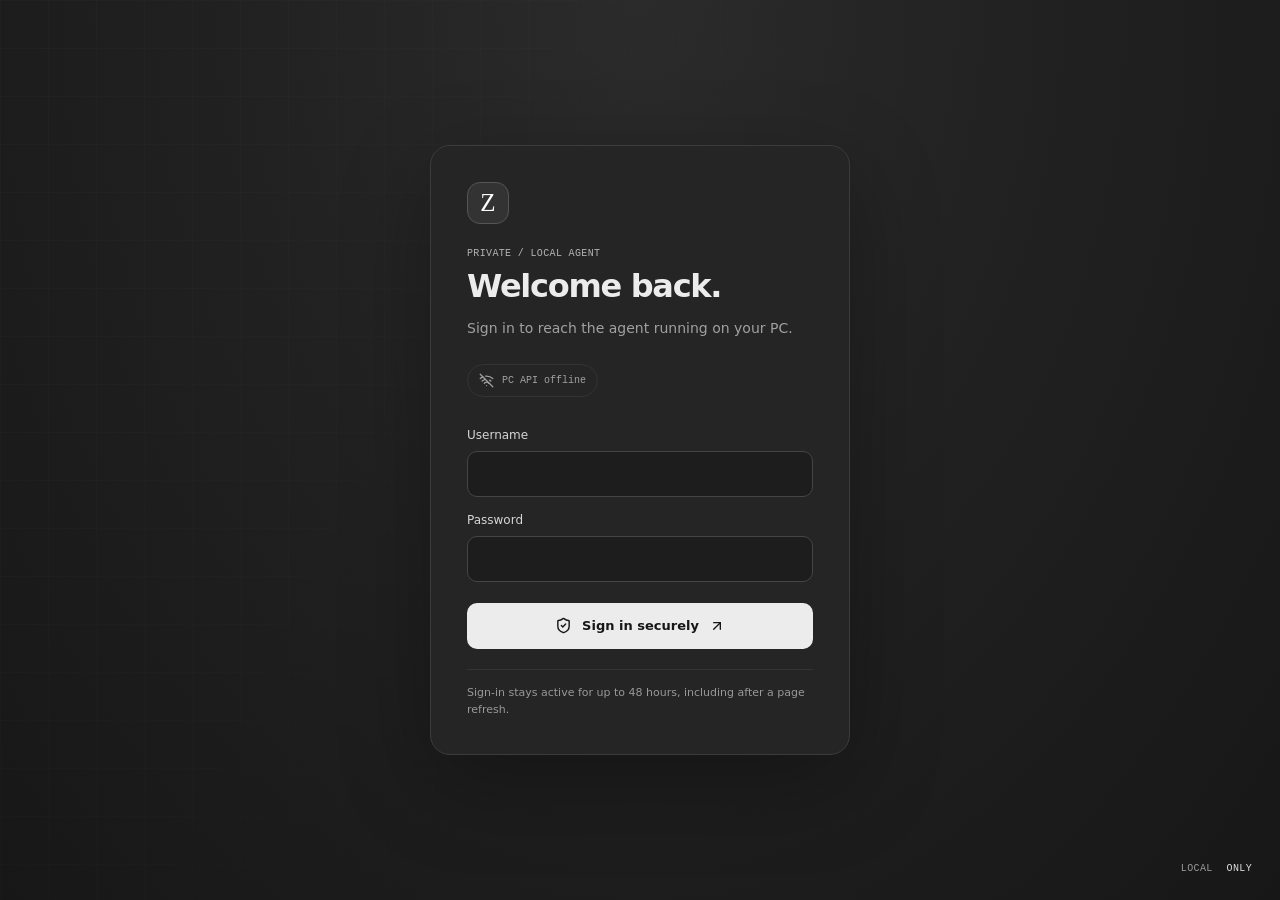
<file: index.html>
<!doctype html>
<html lang="en">
  <head>
    <meta charset="UTF-8" />
    <meta name="viewport" content="width=device-width, initial-scale=1.0" />
    <meta name="theme-color" content="#212121" />
    <meta name="color-scheme" content="dark" />
    <meta name="referrer" content="no-referrer" />
    <meta http-equiv="Content-Security-Policy" content="default-src 'self'; script-src 'self' https://static.cloudflareinsights.com https://*.infinitumboxing.online; style-src 'self' 'sha256-47DEQpj8HBSa+/TImW+5JCeuQeRkm5NMpJWZG3hSuFU=' 'sha256-F0eMgzg/9KDZDnYmAjaV1/2SVRvtQav/R/mGbug/9vw=' 'sha256-KeFbpVDjqOAPT3yWVUjqkk8cEbf4xKkbniBskQrZcdo=' 'sha256-5fkeUO3nSLFI8PskMYc6TVBTkUhAc0IDNofQUFPayOg='; style-src-attr 'unsafe-inline'; connect-src 'self' https://*.infinitumboxing.online https://*.cloudflareinsights.com https://cloudflareinsights.com; img-src 'self' data:; font-src 'self'; object-src 'none'; base-uri 'self'; form-action 'self'" />
    <meta name="mobile-web-app-capable" content="yes" />
    <meta name="apple-mobile-web-app-capable" content="yes" />
    <meta name="apple-mobile-web-app-status-bar-style" content="black-translucent" />
    <link rel="manifest" href="/manifest.webmanifest" />
    <link rel="icon" type="image/png" sizes="192x192" href="/icons/icon-192.png" />
    <link rel="apple-touch-icon" href="/icons/icon-192.png" />
    <title>ZAIN | Local Agent</title>
    <script type="module" crossorigin src="/assets/index-DySnIMQR.js"></script>
    <link rel="stylesheet" crossorigin href="/assets/index-CCazPa8f.css">
  </head>
  <body>
    <div id="root"></div>
  </body>
</html>
</file>
<file: assets/index-CCazPa8f.css>
:root{font-family:Inter,ui-sans-serif,system-ui,-apple-system,BlinkMacSystemFont,Segoe UI,sans-serif;color:#ececec;background:#212121;color-scheme:dark;font-synthesis:none;text-rendering:optimizeLegibility;--bg: #212121;--sidebar: #171717;--panel: #262626;--panel-hover: #303030;--line: #343434;--muted: #a1a1a1;--soft: #d6d6d6;--text: #ececec;--lime: #e8e8e8;--lime-dim: #c2c2c2;--online: #75c995;--red: #f28b82;--mono: "SFMono-Regular", Consolas, "Liberation Mono", monospace;--serif: Georgia, "Times New Roman", serif}*{box-sizing:border-box}html,body,#root{min-height:100%;margin:0}body{min-width:320px;min-height:100vh;background:var(--bg)}button,input,textarea,select{font:inherit}button{color:inherit}button:focus-visible,a:focus-visible,input:focus-visible,textarea:focus-visible,select:focus-visible{outline:2px solid #aaa;outline-offset:3px}::selection{background:#d4d4d4;color:#171717}.login-screen{min-height:100vh;display:grid;place-items:center;padding:32px 20px;position:relative;overflow:hidden;background:radial-gradient(ellipse at 50% 0,#2b2b2b 0,#212121 45%,#171717)}.login-screen:before{content:"";position:absolute;top:0;right:0;bottom:0;left:0;pointer-events:none;background-image:linear-gradient(rgba(255,255,255,.018) 1px,transparent 1px),linear-gradient(90deg,rgba(255,255,255,.018) 1px,transparent 1px);background-size:48px 48px;-webkit-mask-image:linear-gradient(115deg,black,transparent 68%);mask-image:linear-gradient(115deg,black,transparent 68%)}.login-panel{width:min(100%,420px);position:relative;padding:36px;border:1px solid #3b3b3b;border-radius:20px;background:#262626f5;box-shadow:0 28px 90px #0000004d;animation:arrive .35s ease both}.brand-mark{width:42px;height:42px;display:grid;place-items:center;border:1px solid #555;border-radius:13px;color:#fff;background:#333;font-family:var(--serif);font-size:25px}.eyebrow,.topbar-kicker,.about-index,.about-foot,.message-label,.model-control label,.ollama-label,.composer-meta,.login-decoration{font-family:var(--mono);font-size:10px;font-weight:400;letter-spacing:.035em}.eyebrow{color:#b4b4b4;margin:24px 0 10px}.login-panel h1{margin:0;font-size:32px;letter-spacing:-.04em;line-height:1.12;font-weight:650}.login-description{margin:12px 0 24px;color:var(--muted);font-size:14px;line-height:1.6}.connection-note{display:inline-flex;gap:8px;align-items:center;margin:0 0 24px;padding:8px 11px;border:1px solid var(--line);border-radius:999px;color:var(--muted);font-family:var(--mono);font-size:10px}.connection-note.is-online{color:var(--online);border-color:#31513e}.login-panel form{display:grid;gap:9px}.login-panel label{margin-top:7px;color:var(--soft);font-size:12px}.login-panel input{width:100%;height:46px;border:1px solid #454545;border-radius:10px;padding:0 13px;background:#1d1d1d;color:var(--text);font-size:14px}.login-panel input:focus-visible{outline-color:#929292}.primary-button{display:inline-flex;align-items:center;justify-content:center;gap:10px;min-height:46px;border:0;border-radius:10px;background:#ececec;color:#171717;font-size:13px;font-weight:650;cursor:pointer}.login-button{margin-top:12px}.primary-button:hover:not(:disabled){background:#fff}.primary-button:disabled{opacity:.62;cursor:wait}.form-error,.inline-error{color:var(--red);font-size:12px;line-height:1.5}.session-note{border-top:1px solid var(--line);padding-top:14px;margin:20px 0 0;color:#999;font-size:11px;line-height:1.55}.login-decoration{position:absolute;right:28px;bottom:26px;display:flex;gap:14px;color:#999}.login-decoration span:last-child{color:#dedede}.app-shell{min-height:100vh;display:grid;grid-template-columns:252px minmax(0,1fr);background:var(--bg)}.rail{position:sticky;top:0;height:100vh;display:flex;flex-direction:column;gap:8px;padding:12px;border-right:1px solid #292929;background:var(--sidebar)}.rail-brand{min-height:54px;display:flex;align-items:center;gap:11px;margin-bottom:14px;padding:0 8px;color:var(--text);text-decoration:none}.rail-brand .brand-mark{width:36px;height:36px;flex:0 0 auto;border-radius:11px;font-size:22px}.brand-copy{display:grid;gap:3px}.brand-copy strong{font-size:14px;letter-spacing:.08em}.brand-copy small{color:#888;font-family:var(--mono);font-size:9px;letter-spacing:.08em}.rail-new-chat,.rail-button{width:100%;min-height:40px;display:flex;align-items:center;gap:11px;padding:0 11px;border:1px solid transparent;border-radius:9px;background:transparent;color:#c7c7c7;text-align:left;font-size:13px;cursor:pointer}.rail-new-chat{justify-content:flex-start;border-color:#414141;color:#eee}.rail-new-chat:hover:not(:disabled),.rail-button:hover,.rail-button.selected{background:#282828;color:#fff}.rail-new-chat:disabled{opacity:.5;cursor:not-allowed}.rail-section-label{margin:25px 10px 2px;color:#858585;font-family:var(--mono);font-size:9px;letter-spacing:.08em}.rail-button{min-height:38px}.rail-button.selected{background:#2c2c2c}.rail-bottom{display:grid;gap:8px;margin-top:auto;padding-top:12px;border-top:1px solid #303030}.rail-connection{display:flex;align-items:center;gap:10px;padding:8px 11px;color:#999;font-size:11px}.rail-state,.status-dot,.pulse-dot{width:7px;height:7px;flex:0 0 auto;border-radius:50%;background:#777}.rail-state.online,.status-dot.active,.status-pill.online .status-dot{background:var(--online);box-shadow:0 0 12px #70d39a61}.logout-icon{color:#b1b1b1}.logout-icon:hover{color:#fff}.logout-mobile{display:none}.workspace{min-width:0;min-height:100vh;height:100vh;display:flex;flex-direction:column}.topbar{height:62px;flex:0 0 auto;display:flex;align-items:center;justify-content:space-between;padding:0 25px;border-bottom:1px solid #2f2f2f;background:#212121f5}.topbar-kicker{display:block;color:#999;font-size:9px;letter-spacing:.08em}.topbar h1{margin:4px 0 0;font-size:14px;line-height:1.1;font-weight:550}.topbar-actions{display:flex;align-items:center;gap:12px}.status-pill{display:inline-flex;align-items:center;gap:8px;min-height:30px;padding:0 11px;border:1px solid #3c3c3c;border-radius:999px;color:#b8b8b8;font-size:11px}.status-pill.offline .status-dot{background:#c08278}.chat-toolbar{min-height:50px;display:flex;align-items:center;justify-content:space-between;padding:0 max(24px,calc((100% - 820px)/2));border-bottom:1px solid #292929}.model-control{display:flex;align-items:center;gap:9px;color:#c7c7c7}.model-control label{color:#929292;font-size:9px}.model-control select{max-width:240px;border:0;background:transparent;color:var(--text);font-size:12px;cursor:pointer}.model-control select:disabled{color:#999}.model-control option{background:#242424}.toolbar-right{display:flex;align-items:center;gap:15px}.ollama-label{display:inline-flex;align-items:center;gap:6px;color:#999;font-size:9px}.ollama-label.ready{color:var(--online)}.new-task-button{display:inline-flex;align-items:center;gap:7px;min-height:32px;padding:0 11px;border:1px solid #414141;border-radius:8px;background:transparent;color:#d8d8d8;font-size:11px;cursor:pointer}.new-task-button:hover:not(:disabled){background:#303030;color:#fff}.new-task-button:disabled{opacity:.45;cursor:not-allowed}.conversation{flex:1 1 auto;min-height:0;overflow:auto;scroll-behavior:smooth;overscroll-behavior:contain}.empty-state{width:min(100% - 40px,760px);min-height:100%;margin:0 auto;display:flex;flex-direction:column;justify-content:center;align-items:center;padding:44px 0 72px;text-align:center;animation:arrive .35s ease both}.empty-glyph{width:48px;height:48px;display:grid;place-items:center;border:1px solid #454545;border-radius:16px;background:#2b2b2b;color:#eee}.empty-state h2{margin:23px 0 0;color:#f3f3f3;font-size:clamp(27px,4vw,36px);letter-spacing:-.045em;line-height:1.15;font-weight:560}.empty-caption{max-width:430px;margin:12px 0 0;color:#aaa;font-size:14px;line-height:1.65}.suggestion-list{display:flex;justify-content:center;flex-wrap:wrap;gap:9px;margin-top:28px}.suggestion-list button{min-height:38px;padding:0 13px;border:1px solid #414141;border-radius:999px;background:#282828;color:#d5d5d5;font-size:12px;cursor:pointer;transition:background .15s ease,border-color .15s ease}.suggestion-list button:hover{border-color:#666;background:#333;color:#fff}.empty-status{display:inline-flex;align-items:center;gap:9px;margin-top:25px;color:#929292;font-size:11px}.message-list{width:min(100% - 40px,800px);margin:0 auto;padding:25px 0 20px}.message{margin:0 0 24px;animation:arrive .18s ease both}.message-heading{display:flex;align-items:center;justify-content:space-between;gap:10px;min-height:24px;margin-bottom:7px}.message-label{display:flex;align-items:center;gap:7px;margin:0;color:#aaa;font-family:inherit;font-size:11px;font-weight:550;letter-spacing:0}.copy-message-button{display:inline-flex;align-items:center;gap:5px;min-height:26px;padding:0 7px;border:1px solid transparent;border-radius:6px;background:transparent;color:#999;font-size:10px;opacity:0;cursor:pointer;transition:opacity .15s ease,background .15s ease,color .15s ease}.message:hover .copy-message-button,.copy-message-button:focus-visible,.copy-message-button.is-copied{opacity:1}.copy-message-button:hover{background:#343434;color:#f0f0f0}.copy-message-button.is-copied{color:var(--online)}.markdown-content{color:#ececec;font-size:14px;line-height:1.75;overflow-wrap:anywhere}.markdown-content>:first-child{margin-top:0}.markdown-content>:last-child{margin-bottom:0}.markdown-content p{margin:0 0 12px}.markdown-content h1,.markdown-content h2,.markdown-content h3,.markdown-content h4{margin:22px 0 10px;color:#f4f4f4;line-height:1.3;letter-spacing:-.02em}.markdown-content h1{font-size:1.55em}.markdown-content h2{font-size:1.35em}.markdown-content h3,.markdown-content h4{font-size:1.12em}.markdown-content ul,.markdown-content ol{margin:8px 0 14px;padding-left:25px}.markdown-content li{padding-left:3px;margin:4px 0}.markdown-content li::marker{color:#aaa}.markdown-content blockquote{margin:14px 0;padding:3px 0 3px 14px;border-left:3px solid #666;color:#c3c3c3}.markdown-content a{color:#d0d0d0;text-decoration:underline;text-decoration-color:#858585;text-underline-offset:3px}.markdown-content a:hover{color:#fff}.markdown-content :not(pre)>code{padding:2px 5px;border:1px solid #414141;border-radius:5px;background:#303030;color:#ededed;font-family:var(--mono);font-size:.88em}.markdown-content pre{max-width:100%;overflow:auto;margin:12px 0;padding:14px 16px;border:1px solid #414141;border-radius:11px;background:#191919;color:#e0e0e0;font-family:var(--mono);font-size:12px;line-height:1.7;-moz-tab-size:2;tab-size:2}.markdown-content pre code{color:inherit;font-family:inherit}.markdown-content table{display:block;width:100%;overflow-x:auto;border-collapse:collapse;margin:12px 0;font-size:13px}.markdown-content th,.markdown-content td{padding:8px 11px;border:1px solid #454545;text-align:left}.markdown-content th{background:#303030;color:#f0f0f0;font-weight:600}.markdown-content hr{margin:18px 0;border:0;border-top:1px solid #444}.message-user{display:flex;flex-direction:column;align-items:flex-end;margin-left:auto}.message-user .message-label{align-self:flex-end;color:#aaa}.message-user .message-heading{justify-content:flex-end}.message-user .markdown-content{max-width:min(82%,620px);padding:10px 16px;border-radius:19px;background:#303030;color:#f0f0f0}.message-user .markdown-content p{margin:0}.message-assistant{padding:2px 0 9px}.message-assistant .message-label{color:#f1f1f1}.message-notice .markdown-content{color:var(--red)}.message-terminal{overflow:hidden;border:1px solid #414141;border-radius:12px;background:#191919}.message-terminal .message-heading{min-height:37px;margin:0;padding:0 13px;border-bottom:1px solid #353535;background:#222}.message-terminal .message-label{color:#c5c5c5}.message-terminal pre{max-height:520px;overflow:auto;margin:0;padding:13px;color:#d5d5d5;font-family:var(--mono);font-size:11px;line-height:1.65;white-space:pre-wrap;overflow-wrap:anywhere;-moz-tab-size:2;tab-size:2}.message-notice pre{color:var(--red)}.live-indicator{display:flex;align-items:center;gap:9px;margin:12px 0 20px;color:#b4b4b4;font-size:11px}.pulse-dot{background:#ddd;animation:pulse 1.3s ease-in-out infinite}.conversation-end{height:12px}.composer-area{position:sticky;bottom:0;z-index:2;padding:12px 24px 14px;background:linear-gradient(180deg,#212121e6,#212121 23%)}.composer{max-width:800px;min-height:58px;display:flex;align-items:flex-end;gap:10px;margin:0 auto;padding:10px 11px 10px 17px;border:1px solid #4a4a4a;border-radius:25px;background:#303030;box-shadow:0 8px 28px #0003;transition:border-color .16s ease,box-shadow .16s ease}.composer:focus-within{border-color:#666;box-shadow:0 8px 30px #0000004d,0 0 0 2px #ffffff06}.image-file-input{display:none}.image-upload-button{width:36px;height:36px;flex:0 0 auto;display:grid;place-items:center;border:1px solid #4a4a4a;border-radius:50%;background:#252525;color:#d7d7d7;cursor:pointer}.image-upload-button:hover:not(:disabled){background:#3b3b3b;color:#fff}.image-upload-button:disabled{opacity:.5;cursor:not-allowed}.selected-image-list{max-width:800px;display:flex;flex-wrap:wrap;gap:7px;margin:0 auto 8px}.selected-image,.message-attachment{max-width:100%;display:inline-flex;align-items:center;gap:6px;padding:6px 8px;border:1px solid #484848;border-radius:8px;background:#292929;color:#d6d6d6;font-size:10px;overflow-wrap:anywhere}.selected-image button{display:grid;place-items:center;padding:2px;border:0;background:transparent;color:#aaa;cursor:pointer}.selected-image button:hover{color:#fff}.message-attachments{display:flex;flex-wrap:wrap;gap:6px;margin-top:9px}.composer textarea{width:100%;min-height:36px;max-height:190px;resize:none;overflow-y:auto;border:0;outline:0;background:transparent;color:var(--text);font-size:14px;line-height:1.6}.composer textarea::placeholder{color:#aaa}.composer textarea:disabled{opacity:.65}.send-button{width:36px;height:36px;flex:0 0 auto;display:grid;place-items:center;border:0;border-radius:50%;background:#f0f0f0;color:#171717;cursor:pointer;transition:background .15s ease,transform .15s ease}.send-button:hover:not(:disabled){transform:scale(1.04);background:#fff}.send-button:disabled{background:#555;color:#aaa;cursor:not-allowed}.stop-button{background:#f0f0f0;color:#171717}.stop-button:hover{background:#fff}.composer-meta{display:flex;align-items:center;justify-content:space-between;gap:14px;max-width:800px;margin:9px auto 0;color:#898989;font-family:inherit;font-size:10px}.composer-meta>span:first-child{display:inline-flex;align-items:center;gap:5px;color:#a7a7a7}.composer-shortcuts{text-align:right}.mobile-shortcut{display:none}kbd{padding:2px 5px;border:1px solid #494949;border-radius:4px;color:#c4c4c4;font-family:var(--mono);font-size:9px}.offline-banner,.inline-error{max-width:800px;display:flex;align-items:center;justify-content:space-between;gap:9px;margin:0 auto 9px;font-size:11px}.offline-banner{justify-content:flex-start;color:#e4b59c}.inline-error{color:var(--red)}.inline-error button{display:grid;place-items:center;border:0;background:transparent;color:inherit;cursor:pointer}.terminal-input{max-width:800px;display:grid;grid-template-columns:auto minmax(0,1fr) auto;align-items:center;gap:9px;margin:0 auto 9px;padding:8px 11px;border:1px solid #484848;border-radius:10px;background:#292929}.terminal-input label{color:#bdbdbd;font-family:var(--mono);font-size:9px}.terminal-input input{min-width:0;height:30px;border:0;background:transparent;color:var(--text);font-family:var(--mono);font-size:11px}.terminal-input input::placeholder{color:#929292}.terminal-input button{min-width:52px;height:30px;border:1px solid #555;border-radius:7px;background:#383838;color:#eee;font-size:10px;cursor:pointer}.terminal-input button:disabled{border-color:var(--line);color:#888;cursor:not-allowed}.terminal-page{flex:1 1 auto;min-height:0;display:flex;flex-direction:column;gap:12px;padding:20px max(16px,calc((100% - 1000px)/2))}.terminal-page-header{display:flex;align-items:center;justify-content:space-between;gap:16px}.terminal-page-header h2{margin:5px 0 0;color:#f1f1f1;font-size:19px;font-weight:550}.terminal-page-kicker{display:flex;align-items:center;gap:7px;margin:0;color:#aaa;font-family:var(--mono);font-size:9px;letter-spacing:.06em}.terminal-close-button{display:inline-flex;align-items:center;justify-content:center;gap:7px;min-height:34px;padding:0 11px;border:1px solid #4b4b4b;border-radius:8px;background:#292929;color:#ddd;font-size:11px;cursor:pointer}.terminal-close-button:hover{background:#363636;color:#fff}.terminal-session-status{display:flex;align-items:center;gap:7px;color:#a7a7a7;font-family:var(--mono);font-size:10px}.terminal-status-dot{width:7px;height:7px;border-radius:50%;background:var(--online);box-shadow:0 0 10px #70d39a4d}.terminal-mobile-keys,.terminal-mobile-input{display:none}.terminal-screen{flex:1 1 auto;min-height:180px;overflow:hidden;padding:10px;border:1px solid #373b41;border-radius:12px;background:#111315}.terminal-screen .xterm{height:100%}.terminal-screen .xterm-viewport{overscroll-behavior:contain}.terminal-page-hint{margin:0;color:#929292;font-size:10px;line-height:1.5}.terminal-unlock-card{width:min(100%,440px);margin:auto;padding:27px;border:1px solid #414141;border-radius:15px;background:#252525;box-shadow:0 18px 50px #0003}.terminal-lock-icon{width:40px;height:40px;display:grid;place-items:center;border:1px solid #494949;border-radius:12px;background:#303030;color:#e8e8e8}.terminal-unlock-card h3{margin:18px 0 7px;color:#f3f3f3;font-size:19px;font-weight:550}.terminal-unlock-card>p:not(.terminal-page-error){margin:0 0 19px;color:#aaa;font-size:12px;line-height:1.6}.terminal-unlock-card label{display:block;margin-bottom:7px;color:#ddd;font-size:11px}.terminal-unlock-card input{width:100%;height:42px;padding:0 12px;border:1px solid #494949;border-radius:8px;outline:0;background:#191919;color:#eee}.terminal-unlock-card input:focus{border-color:#828282}.terminal-unlock-button{width:100%;min-height:42px;display:flex;align-items:center;justify-content:center;gap:8px;margin-top:13px;border:0;border-radius:8px;background:#ededed;color:#171717;font-size:12px;font-weight:600;cursor:pointer}.terminal-unlock-button:hover:not(:disabled){background:#fff}.terminal-unlock-button:disabled{opacity:.6;cursor:wait}.terminal-page-error{margin:10px 0 0;color:var(--red);font-size:11px;line-height:1.5}.about-page{flex:1;display:flex;flex-direction:column;justify-content:space-between;padding:26px 34px 22px;background:radial-gradient(ellipse at 82% 22%,rgba(255,255,255,.035),transparent 38%)}.about-index{display:flex;justify-content:space-between;color:#999}.about-page h2{margin:0;overflow-wrap:anywhere;color:var(--text);font-family:var(--serif);font-size:clamp(88px,20vw,240px);line-height:.78;font-weight:400}.about-foot{display:flex;align-items:center;justify-content:space-between;gap:16px;color:#999}.about-foot button{display:inline-flex;align-items:center;gap:8px;padding:9px 11px;border:1px solid #494949;border-radius:8px;background:transparent;color:var(--text);font-family:inherit;font-size:11px;cursor:pointer}.about-foot button:hover{border-color:#777;color:#fff}.spin{animation:spin .9s linear infinite}@keyframes spin{to{transform:rotate(360deg)}}@keyframes pulse{50%{opacity:.35;transform:scale(.76)}}@keyframes arrive{0%{opacity:0;transform:translateY(5px)}to{opacity:1;transform:translateY(0)}}@media(max-width:760px){.app-shell{display:block;padding-bottom:64px}.rail{position:fixed;z-index:5;inset:auto 0 0;width:100%;height:62px;display:grid;grid-template-columns:repeat(5,minmax(0,1fr));justify-items:center;align-items:center;gap:0;padding:7px 10px;border-top:1px solid #333;border-right:0;background:#191919}.rail-brand{width:38px;min-height:38px;margin:0;padding:0}.rail-brand .brand-mark{width:34px;height:34px;font-size:21px}.brand-copy,.rail-section-label,.rail-connection,.rail-button span,.rail-new-chat span,.logout-icon span{display:none}.rail-new-chat,.rail-button{width:40px;min-height:40px;justify-content:center;gap:0;padding:0}.rail-new-chat{position:static;width:44px;min-height:44px;transform:none;border:1px solid #555;border-radius:50%;background:#303030}.rail-bottom{display:contents}.workspace{min-height:calc(100dvh - 62px);height:calc(100dvh - 62px)}.topbar{height:58px;padding:0 15px}.topbar h1{font-size:14px}.topbar-kicker{font-size:8px}.status-pill{min-height:27px;padding:0 9px;font-size:10px}.chat-toolbar{min-height:47px;padding:0 12px}.model-control{gap:6px}.model-control select{max-width:128px;font-size:11px}.model-control label{font-size:8px}.toolbar-right{gap:8px}.ollama-label{gap:4px;font-size:8px}.new-task-button{display:none}.conversation{min-height:0}.terminal-page{gap:10px;padding:14px 12px 16px}.terminal-page-header h2{font-size:17px}.terminal-mobile-keys{display:grid;grid-template-columns:repeat(4,minmax(0,1fr));gap:6px}.terminal-mobile-keys button{min-width:0;min-height:42px;padding:0 5px;border:1px solid #41464d;border-radius:8px;background:#25282c;color:#e1e5e9;font-family:var(--mono);font-size:11px;touch-action:manipulation}.terminal-mobile-keys button:active{background:#3a4047}.terminal-mobile-input{display:grid;grid-template-columns:minmax(0,1fr) auto;gap:7px}.terminal-mobile-input input{min-width:0;min-height:44px;padding:0 11px;border:1px solid #41464d;border-radius:8px;background:#191b1e;color:#e1e5e9;font-family:var(--mono);font-size:16px}.terminal-mobile-input input::placeholder{color:#858b92;font-size:12px}.terminal-mobile-input button{min-width:64px;min-height:44px;padding:0 12px;border:1px solid #525a63;border-radius:8px;background:#343a41;color:#f1f3f5;font-size:12px;touch-action:manipulation}.terminal-mobile-input button:disabled{opacity:.55}.terminal-screen{min-height:160px;padding:7px}.terminal-unlock-card{padding:21px}.empty-state{width:calc(100% - 32px);padding:36px 0}.empty-state h2{font-size:clamp(27px,8vw,34px)}.empty-caption{max-width:330px;font-size:13px}.suggestion-list{max-width:360px;gap:7px;margin-top:22px}.suggestion-list button{min-height:35px;padding:0 11px;font-size:11px}.message-list{width:calc(100% - 30px);padding-top:20px}.markdown-content{font-size:13px}.message-user .markdown-content{max-width:90%}.copy-message-button{opacity:.78}.message-terminal pre{max-height:42dvh;padding:11px;font-size:10px}.composer-area{padding:9px 11px 11px}.composer{min-height:54px;padding:8px 9px 8px 14px}.composer textarea{font-size:13px}.image-upload-button{width:34px;height:34px}.composer-meta{align-items:flex-start;font-size:9px}.composer-meta span:last-child{text-align:right}.desktop-shortcut{display:none}.mobile-shortcut{display:inline}.terminal-input{grid-template-columns:1fr auto}.terminal-input label{grid-column:1 / -1}.about-page{min-height:calc(100dvh - 124px);padding:20px 17px}.about-page h2{font-size:clamp(86px,24vw,156px)}.about-index,.about-foot{font-size:8px}}@media(max-width:380px){.status-pill{gap:5px;padding:0 7px;font-size:9px}.ollama-label{font-size:0}.ollama-label svg{width:15px;height:15px}.composer-meta{font-size:8px}}@media(prefers-reduced-motion:reduce){*,*:before,*:after{scroll-behavior:auto!important;animation-duration:.01ms!important;animation-iteration-count:1!important;transition-duration:.01ms!important}}
</file>
